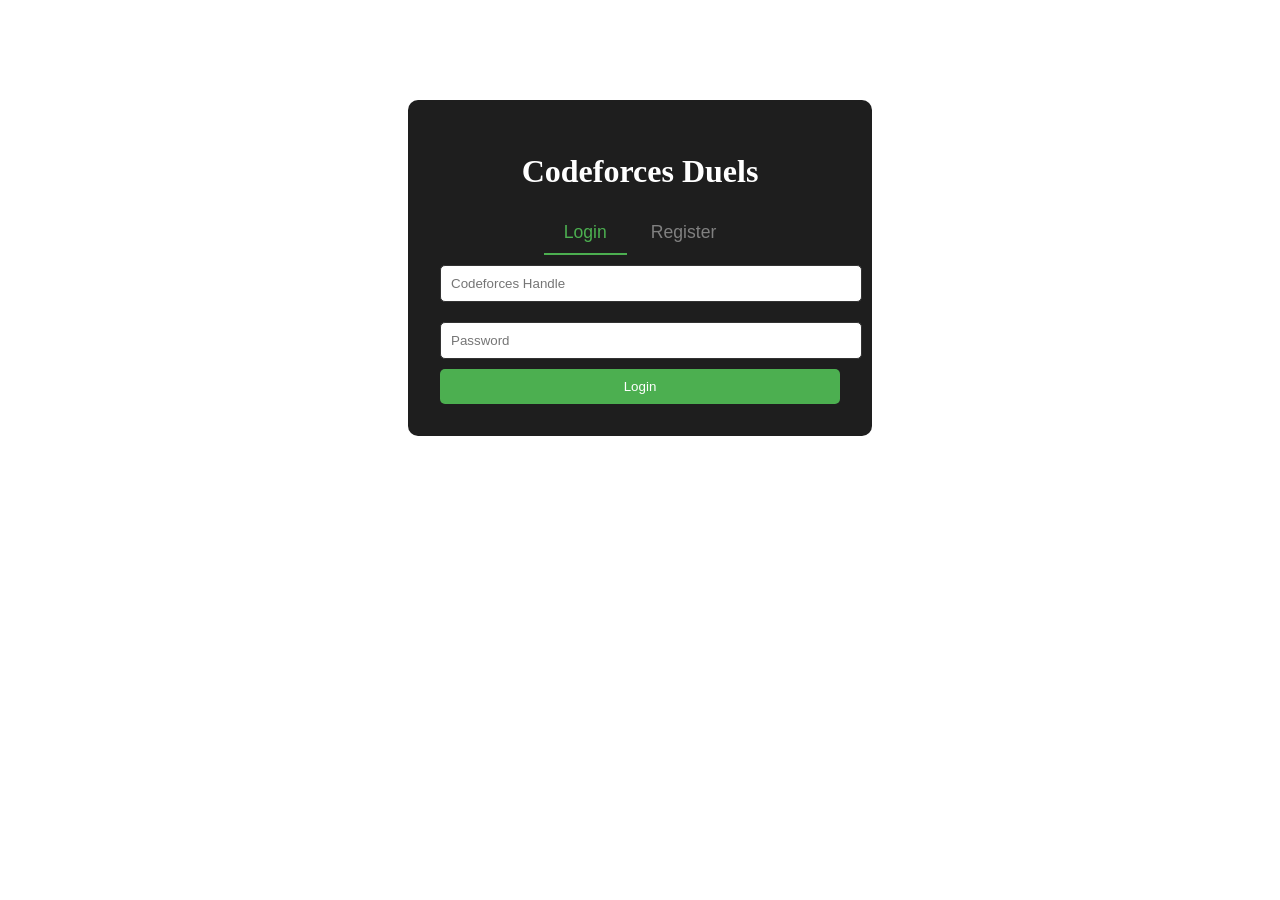
<file: index.html>
<!DOCTYPE html>
<html lang="en">
<head>
    <meta charset="UTF-8">
    <meta name="viewport" content="width=device-width, initial-scale=1.0">
    <title>CF Duels - Login</title>
 <link rel="stylesheet" href="/style.css" />
</head>
<body>
    <script>
    if (localStorage.getItem('token')) {
      window.location.href = 'dashboard.html';
    }
  </script>
    <div class="auth-container">
        <h1>Codeforces Duels</h1>
        
        <div class="auth-tabs">
            <button type="button" id="tab-login" class="active" >Login</button>
            <button type="button" id="tab-register" >Register</button>
        </div>

        <form id="auth-form">
            <input type="text" id="handle" placeholder="Codeforces Handle" required>
            <input type="password" id="password" placeholder="Password" required>
            <button type="submit" id="submit-btn">Login</button>
            <p id="error-message" style="color: red; display: none;"></p>
        </form>
    </div>

    <script type="module"src="js/auth.js"></script>
</body>
</html>
</file>
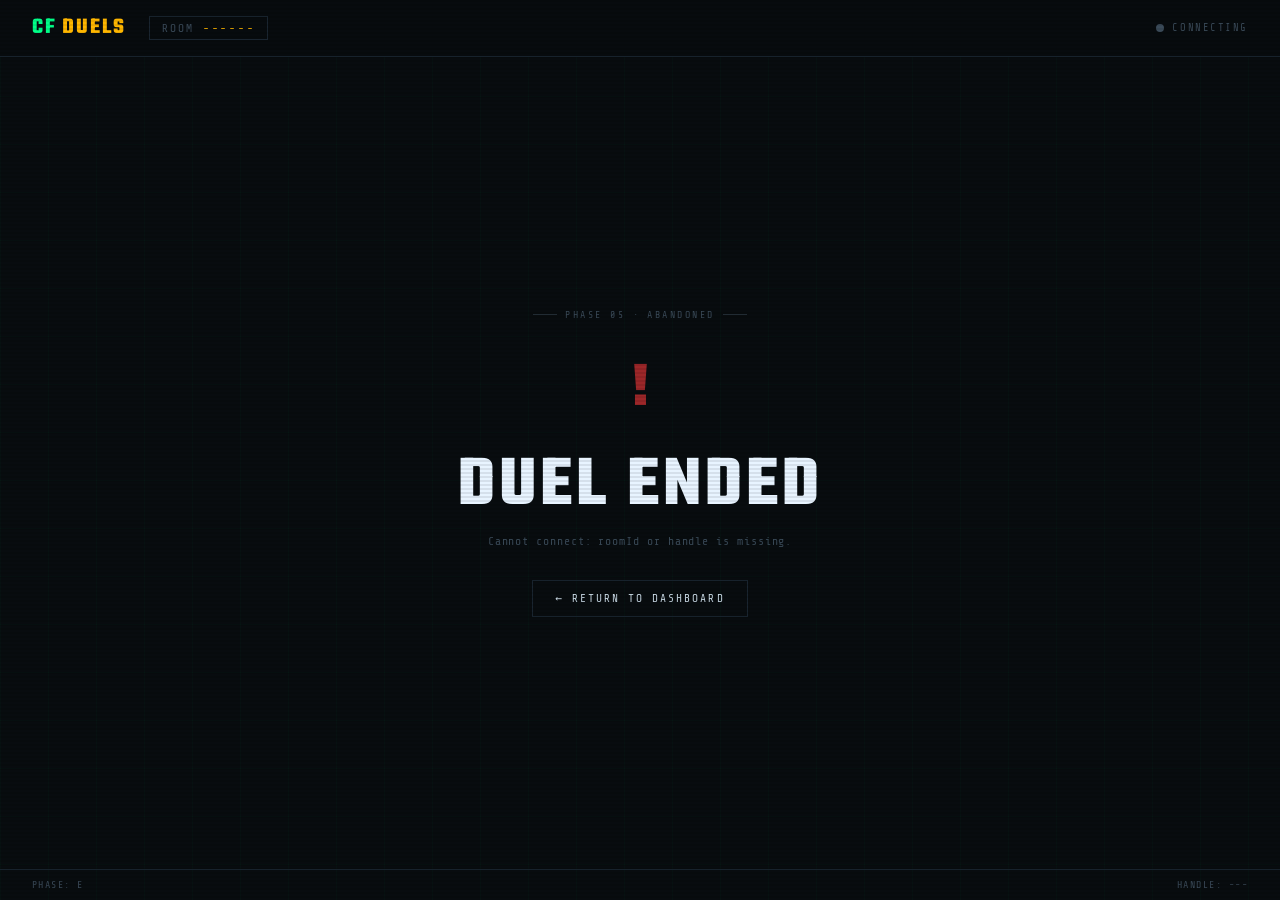
<file: arena.html>
<!DOCTYPE html>
<html lang="en">
<head>
  <meta charset="UTF-8" />
  <meta name="viewport" content="width=device-width, initial-scale=1.0" />
  <title>CF Duels · Arena</title>
 <link rel="stylesheet" href="/style.css" />
  <link rel="preconnect" href="https://fonts.googleapis.com" />
  <link rel="preconnect" href="https://fonts.gstatic.com" crossorigin />
  <link href="https://fonts.googleapis.com/css2?family=Share+Tech+Mono&family=Teko:wght@400;600;700&display=swap" rel="stylesheet" />
  <style>
    :root {
      --green:    #00ff88;
      --amber:    #ffb700;
      --red:      #ff3b3b;
      --blue:     #4fa3ff;
      --bg:       #080c0f;
      --surface:  #0d1318;
      --surface-2:#111920;
      --border:   #1a2530;
      --muted:    #3a4a58;
      --text:     #c8d8e4;
    }

    * { box-sizing: border-box; margin: 0; padding: 0; }

    body {
      background: var(--bg);
      color: var(--text);
      font-family: 'Share Tech Mono', monospace;
      min-height: 100vh;
      display: flex;
      flex-direction: column;
      overflow: hidden;
    }

    body::before {
      content: '';
      position: fixed;
      inset: 0;
      background: repeating-linear-gradient(
        0deg, transparent, transparent 2px,
        rgba(0,0,0,0.08) 2px, rgba(0,0,0,0.08) 4px
      );
      pointer-events: none;
      z-index: 999;
    }

    .grid-bg {
      position: fixed;
      inset: 0;
      background-image:
        linear-gradient(rgba(0,255,136,0.025) 1px, transparent 1px),
        linear-gradient(90deg, rgba(0,255,136,0.025) 1px, transparent 1px);
      background-size: 48px 48px;
      animation: gridDrift 20s linear infinite;
    }

    @keyframes gridDrift {
      0%   { background-position: 0 0; }
      100% { background-position: 48px 48px; }
    }

    /* ── Status Bar ───────────────────────────────────── */
    .status-bar {
      position: relative;
      z-index: 10;
      display: flex;
      align-items: center;
      justify-content: space-between;
      padding: 0.75rem 2rem;
      border-bottom: 1px solid var(--border);
      background: rgba(8,12,15,0.9);
      backdrop-filter: blur(6px);
      flex-shrink: 0;
    }

    .status-left {
      display: flex;
      align-items: center;
      gap: 1.5rem;
    }

    .logo {
      font-family: 'Teko', sans-serif;
      font-size: 1.4rem;
      font-weight: 700;
      letter-spacing: 0.08em;
      color: var(--green);
      text-transform: uppercase;
      text-decoration: none;
    }

    .logo span { color: var(--amber); }

    .room-code {
      font-size: 0.7rem;
      letter-spacing: 0.2em;
      text-transform: uppercase;
      color: var(--muted);
      border: 1px solid var(--border);
      padding: 0.3rem 0.7rem;
    }

    .room-code strong {
      color: var(--amber);
      font-weight: 400;
      letter-spacing: 0.25em;
    }

    .status-right {
      display: flex;
      align-items: center;
      gap: 0.5rem;
      font-size: 0.65rem;
      letter-spacing: 0.15em;
      text-transform: uppercase;
    }

    .conn-dot {
      width: 8px;
      height: 8px;
      border-radius: 50%;
      background: var(--muted);
      transition: background 0.3s;
    }

    .conn-dot.connected    { background: var(--green); animation: pulse 2s ease-in-out infinite; }
    .conn-dot.disconnected { background: var(--red); animation: none; }

    #conn-label { color: var(--muted); transition: color 0.3s; }
    #conn-label.connected    { color: var(--green); }
    #conn-label.disconnected { color: var(--red); }

    @keyframes pulse {
      0%, 100% { opacity: 1; }
      50%       { opacity: 0.35; }
    }

    /* ── Main Stage ───────────────────────────────────── */
    .stage {
      position: relative;
      z-index: 10;
      flex: 1;
      display: flex;
      align-items: center;
      justify-content: center;
      padding: 2rem;
    }

    /* All phases hidden by default — JS reveals one */
    [data-phase] { display: none; }
    [data-phase].active { display: flex; flex-direction: column; align-items: center; text-align: center; }

    /* ── Shared phase styles ──────────────────────────── */
    .phase-tag {
      font-size: 0.62rem;
      letter-spacing: 0.25em;
      text-transform: uppercase;
      color: var(--muted);
      margin-bottom: 1.5rem;
      display: flex;
      align-items: center;
      gap: 0.5rem;
    }

    .phase-tag::before, .phase-tag::after {
      content: '';
      width: 24px;
      height: 1px;
      background: currentColor;
      opacity: 0.5;
    }

    .phase-title {
      font-family: 'Teko', sans-serif;
      font-size: clamp(2.5rem, 6vw, 4.5rem);
      font-weight: 700;
      letter-spacing: 0.05em;
      text-transform: uppercase;
      color: #e8f4ff;
      line-height: 1;
      margin-bottom: 0.75rem;
    }

    .phase-sub {
      font-size: 0.75rem;
      letter-spacing: 0.1em;
      color: var(--muted);
      margin-bottom: 2rem;
    }

    /* ── Phase A: Waiting ─────────────────────────────── */
    .spinner {
      width: 48px;
      height: 48px;
      border: 2px solid var(--border);
      border-top-color: var(--green);
      border-radius: 50%;
      animation: spin 0.9s linear infinite;
      margin-bottom: 2rem;
    }

    @keyframes spin { to { transform: rotate(360deg); } }

    /* ── Phase B: Opponent Joined ─────────────────────── */
    .vs-block {
      display: flex;
      align-items: center;
      gap: 2rem;
      margin: 1.5rem 0 2.5rem;
    }

    .player-chip {
      background: var(--surface);
      border: 1px solid var(--border);
      padding: 1rem 1.5rem;
      min-width: 160px;
    }

    .player-chip .chip-label {
      font-size: 0.6rem;
      letter-spacing: 0.2em;
      text-transform: uppercase;
      color: var(--muted);
      margin-bottom: 0.4rem;
    }

    .player-chip .chip-handle {
      font-family: 'Teko', sans-serif;
      font-size: 1.6rem;
      font-weight: 600;
      letter-spacing: 0.04em;
      color: var(--green);
    }

    .player-chip.opponent .chip-handle { color: var(--amber); }

    .vs-label {
      font-family: 'Teko', sans-serif;
      font-size: 2rem;
      font-weight: 700;
      color: var(--muted);
    }

    /* start button (host only) */
    .btn-start {
      background: var(--green);
      color: #080c0f;
      font-family: 'Share Tech Mono', monospace;
      font-size: 0.8rem;
      letter-spacing: 0.2em;
      text-transform: uppercase;
      border: none;
      padding: 0.9rem 2.5rem;
      cursor: pointer;
      transition: opacity 0.2s, transform 0.15s;
      position: relative;
    }

    .btn-start:hover:not(:disabled) { opacity: 0.88; }
    .btn-start:active:not(:disabled) { transform: scale(0.98); }
    .btn-start:disabled { opacity: 0.35; cursor: not-allowed; }
    .btn-start.loading .btn-text { opacity: 0; }
    .btn-start.loading .btn-spin { display: block; }

    .btn-spin {
      display: none;
      position: absolute;
      inset: 0;
      margin: auto;
      width: 18px;
      height: 18px;
      border: 2px solid rgba(8,12,15,0.3);
      border-top-color: #080c0f;
      border-radius: 50%;
      animation: spin 0.7s linear infinite;
    }

    .waiting-label {
      font-size: 0.72rem;
      letter-spacing: 0.12em;
      color: var(--muted);
      margin-top: 1rem;
    }

    /* ── Phase C: Live Duel ───────────────────────────── */
    .problem-card {
      background: var(--surface);
      border: 1px solid var(--border);
      border-top: 3px solid var(--green);
      padding: 2.5rem 3rem;
      max-width: 560px;
      width: 100%;
      margin-bottom: 1.5rem;
    }

    .problem-rating {
      display: inline-block;
      font-size: 0.65rem;
      letter-spacing: 0.2em;
      text-transform: uppercase;
      color: var(--green);
      border: 1px solid var(--green);
      padding: 0.25rem 0.6rem;
      margin-bottom: 1rem;
      opacity: 0.8;
    }

    .problem-name {
      font-family: 'Teko', sans-serif;
      font-size: 2.5rem;
      font-weight: 600;
      letter-spacing: 0.04em;
      color: #e8f4ff;
      line-height: 1.1;
      margin-bottom: 0.5rem;
    }

    .problem-id {
      font-size: 0.7rem;
      letter-spacing: 0.12em;
      color: var(--muted);
      margin-bottom: 2rem;
    }

    .btn-solve {
      display: inline-flex;
      align-items: center;
      gap: 0.6rem;
      background: transparent;
      border: 1px solid var(--green);
      color: var(--green);
      font-family: 'Share Tech Mono', monospace;
      font-size: 0.75rem;
      letter-spacing: 0.18em;
      text-transform: uppercase;
      padding: 0.75rem 1.5rem;
      text-decoration: none;
      transition: background 0.2s, color 0.2s;
    }

    .btn-solve:hover {
      background: var(--green);
      color: #080c0f;
    }

    /* live elapsed timer */
    .live-timer {
      font-family: 'Teko', sans-serif;
      font-size: 1.2rem;
      letter-spacing: 0.1em;
      color: var(--muted);
    }

    .live-timer span { color: var(--amber); }

    /* ── Phase D: Results ─────────────────────────────── */
    .result-card {
      background: var(--surface);
      border: 1px solid var(--border);
      padding: 3rem;
      max-width: 480px;
      width: 100%;
      margin-bottom: 1.5rem;
    }

    .trophy { font-size: 3rem; margin-bottom: 1rem; }

    .winner-handle {
      font-family: 'Teko', sans-serif;
      font-size: 3rem;
      font-weight: 700;
      letter-spacing: 0.05em;
      text-transform: uppercase;
      color: var(--green);
      margin-bottom: 0.5rem;
    }

    .result-meta {
      font-size: 0.7rem;
      letter-spacing: 0.12em;
      color: var(--muted);
      margin-bottom: 2rem;
    }

    .btn-home {
      display: inline-flex;
      align-items: center;
      gap: 0.5rem;
      border: 1px solid var(--border);
      color: var(--text);
      font-family: 'Share Tech Mono', monospace;
      font-size: 0.7rem;
      letter-spacing: 0.18em;
      text-transform: uppercase;
      padding: 0.7rem 1.4rem;
      text-decoration: none;
      transition: border-color 0.2s, color 0.2s;
    }

    .btn-home:hover {
      border-color: var(--text);
      color: #e8f4ff;
    }

    /* ── Phase E: Abandoned ───────────────────────────── */
    .abandon-icon {
      font-family: 'Teko', sans-serif;
      font-size: 4rem;
      font-weight: 700;
      color: var(--red);
      opacity: 0.6;
      margin-bottom: 1rem;
    }

    #abandon-reason {
      font-size: 0.72rem;
      letter-spacing: 0.08em;
      color: var(--muted);
      margin-bottom: 2rem;
      max-width: 360px;
    }

    /* ── Phase transitions ────────────────────────────── */
    @keyframes phaseIn {
      from { opacity: 0; transform: translateY(10px); }
      to   { opacity: 1; transform: translateY(0); }
    }

    [data-phase].active {
      animation: phaseIn 0.35s ease forwards;
    }

    /* ── Bottom strip ─────────────────────────────────── */
    .bottom-strip {
      position: relative;
      z-index: 10;
      display: flex;
      justify-content: space-between;
      align-items: center;
      padding: 0.6rem 2rem;
      border-top: 1px solid var(--border);
      font-size: 0.62rem;
      letter-spacing: 0.15em;
      text-transform: uppercase;
      color: var(--muted);
      flex-shrink: 0;
    }
  </style>
</head>
<body>

  <div class="grid-bg"></div>

  <!-- ── Status Bar ──────────────────────────────────────── -->
  <header class="status-bar">
    <div class="status-left">
      <a href="index.html" class="logo">CF <span>DUELS</span></a>
      <div class="room-code">
        ROOM&nbsp;<strong id="room-code-display">------</strong>
      </div>
    </div>
    <div class="status-right">
      <div class="conn-dot" id="conn-dot"></div>
      <span id="conn-label">Connecting</span>
    </div>
  </header>

  <!-- ── Main Stage ──────────────────────────────────────── -->
  <main class="stage">

    <!-- Phase A: Waiting for opponent -->
    <div data-phase="A">
      <div class="phase-tag">Phase 01 · Lobby</div>
      <div class="spinner"></div>
      <h2 class="phase-title">Waiting for<br/>Opponent</h2>
      <p class="phase-sub">Share your room code to invite a challenger.</p>
    </div>

    <!-- Phase B: Opponent joined — ready to start -->
    <div data-phase="B">
      <div class="phase-tag">Phase 02 · Ready</div>
      <h2 class="phase-title">Opponent<br/>Connected</h2>

      <div class="vs-block">
        <div class="player-chip">
          <div class="chip-label">You</div>
          <div class="chip-handle" id="b-my-handle">---</div>
        </div>
        <div class="vs-label">VS</div>
        <div class="player-chip opponent">
          <div class="chip-label">Opponent</div>
          <div class="chip-handle" id="b-opp-handle">---</div>
        </div>
      </div>

      <!-- Host sees start button; joiner sees waiting label -->
      <div id="host-controls" style="display:none;">
        <button id="start-btn" class="btn-start">
          <span class="btn-text">Start Duel →</span>
          <span class="btn-spin"></span>
        </button>
      </div>
      <div id="joiner-waiting" style="display:none;">
        <p class="waiting-label">⌛ Waiting for host to start the duel...</p>
      </div>
    </div>

    <!-- Phase C: Duel live -->
    <div data-phase="C">
      <div class="phase-tag">Phase 03 · Live</div>

      <div class="problem-card">
        <div class="problem-rating" id="c-rating">Rating: ---</div>
        <div class="problem-name" id="c-name">Loading Problem...</div>
        <div class="problem-id"  id="c-id">---</div>
        <a id="c-cf-link" href="#" target="_blank" rel="noopener" class="btn-solve">
          Solve on Codeforces ↗
        </a>

        <button id="offer-draw-btn" background-color: #2196F3; color: white; padding: 10px 20px; border-radius: 5px; cursor: pointer;">
    🤝 Offer Draw
</button>

<div id="draw-offer-panel" style="display: none; background: #333; padding: 15px; margin-top: 15px; border-radius: 8px; border: 2px solid #2196F3;">
    <p><strong><span id="draw-challenger">Opponent</span></strong> has offered a draw. Do you accept?</p>
    <button id="accept-draw-btn" style="background-color: #4CAF50; color: white; padding: 5px 15px;">Accept</button>
    <button id="decline-draw-btn" style="background-color: #f44336; color: white; padding: 5px 15px;">Decline</button>
</div>
      </div>

      <div class="live-timer">Elapsed: <span id="c-timer">00:00</span></div>
    </div>

    <!-- Phase D: Results -->
    <div data-phase="D">
      <div class="phase-tag">Phase 04 · Result</div>
      <div class="trophy">🏆</div>
      <div class="winner-handle" id="d-winner">---</div>
      <div class="result-meta" id="d-meta">solved the problem</div>
      <a href="index.html" class="btn-home">← Return to Dashboard</a>
    </div>

    <!-- Phase E: Abandoned / Error -->
    <div data-phase="E">
      <div class="phase-tag">Phase 05 · Abandoned</div>
      <div class="abandon-icon">!</div>
      <h2 class="phase-title">Duel Ended</h2>
      <p id="abandon-reason">The connection was lost or the room was closed.</p>
      <a href="index.html" class="btn-home">← Return to Dashboard</a>
    </div>

  </main>

  <!-- ── Bottom strip ────────────────────────────────────── -->
  <footer class="bottom-strip">
    <span id="footer-phase">Phase: Initialising</span>
    <span id="footer-handle">Handle: ---</span>
  </footer>

  <!-- Socket.IO client (CDN — swap for your bundled version if needed) -->
  <script src="https://cdn.socket.io/4.7.2/socket.io.min.js"></script>

  <script type="module">
    import { initSocket } from '/js/socket.js';
    import { getRoom } from '/js/api.js';
    import { offerdraw } from '/js/socket.js';
    import {
   emitAcceptDraw,
  emitDeclineDraw
} from '/js/socket.js';
    // ── 1. Parse URL & session ────────────────────────────
    const params   = new URLSearchParams(location.search);
    const roomId   = params.get('roomId');
    const roomCode = params.get('code');
    const handle   = localStorage.getItem('cf_handle');
    const isHost   = localStorage.getItem('cf_is_host') === 'true';
    const rating   = Number(localStorage.getItem('cf_rating')) || 1200;



    // Guard: if essential session data is missing, bail out
    if (!roomId || !handle) {
      showPhase('E', 'Session data missing. Please rejoin from the dashboard.');
      // Still render static info if available
    }

    // ── 2. Static UI setup ───────────────────────────────
    document.getElementById('room-code-display').textContent = roomCode || '------';
    document.getElementById('footer-handle').textContent     = `Handle: ${handle || '---'}`;

    // ── 3. Phase switcher ────────────────────────────────
    function showPhase(phase, reason) {
      document.querySelectorAll('[data-phase]').forEach(el => {
        el.classList.toggle('active', el.dataset.phase === phase);
      });
      document.getElementById('footer-phase').textContent = `Phase: ${phase}`;

      if (phase === 'E' && reason) {
        document.getElementById('abandon-reason').textContent = reason;
      }
    }

    // Start in Phase A
    showPhase('A');

    // ── 4. Connection status helpers ─────────────────────
    function setConnStatus(state) {
      // state: 'connecting' | 'connected' | 'disconnected'
      const dot   = document.getElementById('conn-dot');
      const label = document.getElementById('conn-label');
      dot.className   = `conn-dot ${state}`;
      label.className = state;
      const labels = { connecting: 'Connecting', connected: 'Live', disconnected: 'Offline' };
      label.textContent = labels[state] ?? state;
    }

    // ── 5. Opponent tracking ─────────────────────────────
    let opponentHandle = null;

    // ── 6. Phase B setup ─────────────────────────────────
    function enterPhaseB(opponent) {
      opponentHandle = opponent;
      document.getElementById('b-my-handle').textContent  = handle;
      document.getElementById('b-opp-handle').textContent = opponent;

      if (isHost) {
        document.getElementById('host-controls').style.display  = 'block';
        document.getElementById('joiner-waiting').style.display = 'none';
      } else {
        document.getElementById('host-controls').style.display  = 'none';
        document.getElementById('joiner-waiting').style.display = 'block';
      }

      showPhase('B');
    }

    // ── 7. Phase C setup ─────────────────────────────────
    let timerInterval = null;

    function enterPhaseC(problem) {
      // problem: { name, contest_id, index, rating? }
      const cfId   = `${problem.contest_id}${problem.index}`;
      const cfLink = `https://codeforces.com/problemset/problem/${problem.contest_id}/${problem.index}`;

      document.getElementById('c-name').textContent    = problem.name;
      document.getElementById('c-id').textContent      = cfId;
      document.getElementById('c-rating').textContent  = `Rating: ${problem.rating ?? rating}`;
      document.getElementById('c-cf-link').href        = cfLink;

      showPhase('C');

      // Elapsed timer
      const startMs = Date.now();
      clearInterval(timerInterval);
      timerInterval = setInterval(() => {
        const elapsed = Math.floor((Date.now() - startMs) / 1000);
        const mm = String(Math.floor(elapsed / 60)).padStart(2, '0');
        const ss = String(elapsed % 60).padStart(2, '0');
        document.getElementById('c-timer').textContent = `${mm}:${ss}`;
      }, 1000);


      // 1. You click "Offer Draw"
document.getElementById('offer-draw-btn').addEventListener('click', () => {
    // Disable the button so you can't spam them with offers
    document.getElementById('offer-draw-btn').disabled = true; 
    document.getElementById('offer-draw-btn').innerText = "Offer Sent...";

    offerdraw(roomId, handle);
});

// 2. You RECEIVE a draw offer from the opponent

// 3. You Accept or Decline the offer
document.getElementById('accept-draw-btn').addEventListener('click', () => {

  console.log('trying to accept draw');
    document.getElementById('draw-offer-panel').style.display = 'none';

    emitAcceptDraw({
        roomId,
        player1: handle,
        player2: opponentHandle,
        problem: problem,
        startTimeMs: startMs
    });
});

document.getElementById('decline-draw-btn').addEventListener('click', () => {
    document.getElementById('draw-offer-panel').style.display = 'none';

    emitDeclineDraw({
        roomId,
        sender: handle
    });
});


    }

    // ── 8. Phase D setup ─────────────────────────────────
    function enterPhaseD({ winner, message, problemId }) {
      clearInterval(timerInterval);
      document.getElementById('d-winner').textContent = winner;
      document.getElementById('d-meta').textContent   = message || `solved ${problemId}`;
      showPhase('D');
    }

    // ── 9. Rehydrate state on load/refresh ───────────────
    // Catches the case where the user refreshes mid-duel
// ── 9. Rehydrate state on load/refresh ───────────────
    async function rehydrate() {
      try {
        const room = await getRoom(roomCode); 

        if (room.status === 'ACTIVE' && room.problem) {
          enterPhaseC(room.problem);
        } else if (room.status === 'FINISHED' && room.winner) {
          enterPhaseD({ winner: room.winner, message: 'solved the problem', problemId: '' });
        } else if (room.participants && room.participants.length === 2) {
          // NEW: If room has 2 people, find the opponent and jump to Phase B
          const opponent = room.participants.find(p => p.handle !== handle);
          if (opponent) {
            enterPhaseB(opponent.handle);
          }
        }
      } catch (e) {
        console.warn("Rehydrate failed, relying on sockets:", e.message);
      }
    }

    await rehydrate();

    // ── 10. Init socket ──────────────────────────────────
    const { emitStartDuel } = initSocket({
      roomId,
      handle,

      onConnect() {
        setConnStatus('connected');
      },

      onDisconnect(reason) {
        setConnStatus('disconnected');
        // Only switch to Phase E if not already in results
        const activePhase = document.querySelector('[data-phase].active')?.dataset.phase;
        if (activePhase !== 'D') {
          showPhase('E', `Connection lost: ${reason}`);
        }
      },

      onOpponentJoined(opponent) {
        // room_update fires; fetch room to get both handles
        enterPhaseB(opponent);
      },

      onDuelStarted(data) {
        enterPhaseC(data.problem);
      },

      onDuelEnded(data) {
        enterPhaseD(data);
      },

      onError(msg) {
        showPhase('E', msg);
      },
        onDrawOffered(data) {
        document.getElementById('draw-challenger').innerText = data.sender;
        document.getElementById('draw-offer-panel').style.display = 'block';
    },

    onDrawDeclined(data) {
        const drawBtn = document.getElementById('offer-draw-btn');
        drawBtn.disabled = false;
        drawBtn.innerText = '🤝 Offer Draw';
    }
    });

    // ── 11. Start button (host only) ─────────────────────
    document.getElementById('start-btn')?.addEventListener('click', () => {
      if (!opponentHandle) return;

      const btn = document.getElementById('start-btn');
      btn.classList.add('loading');
      btn.disabled = true;

      emitStartDuel({
        roomId,
        handle1:      handle,
        handle2:      opponentHandle,
        targetRating: rating,
      });
    });

  </script>

</body>
</html>
</file>
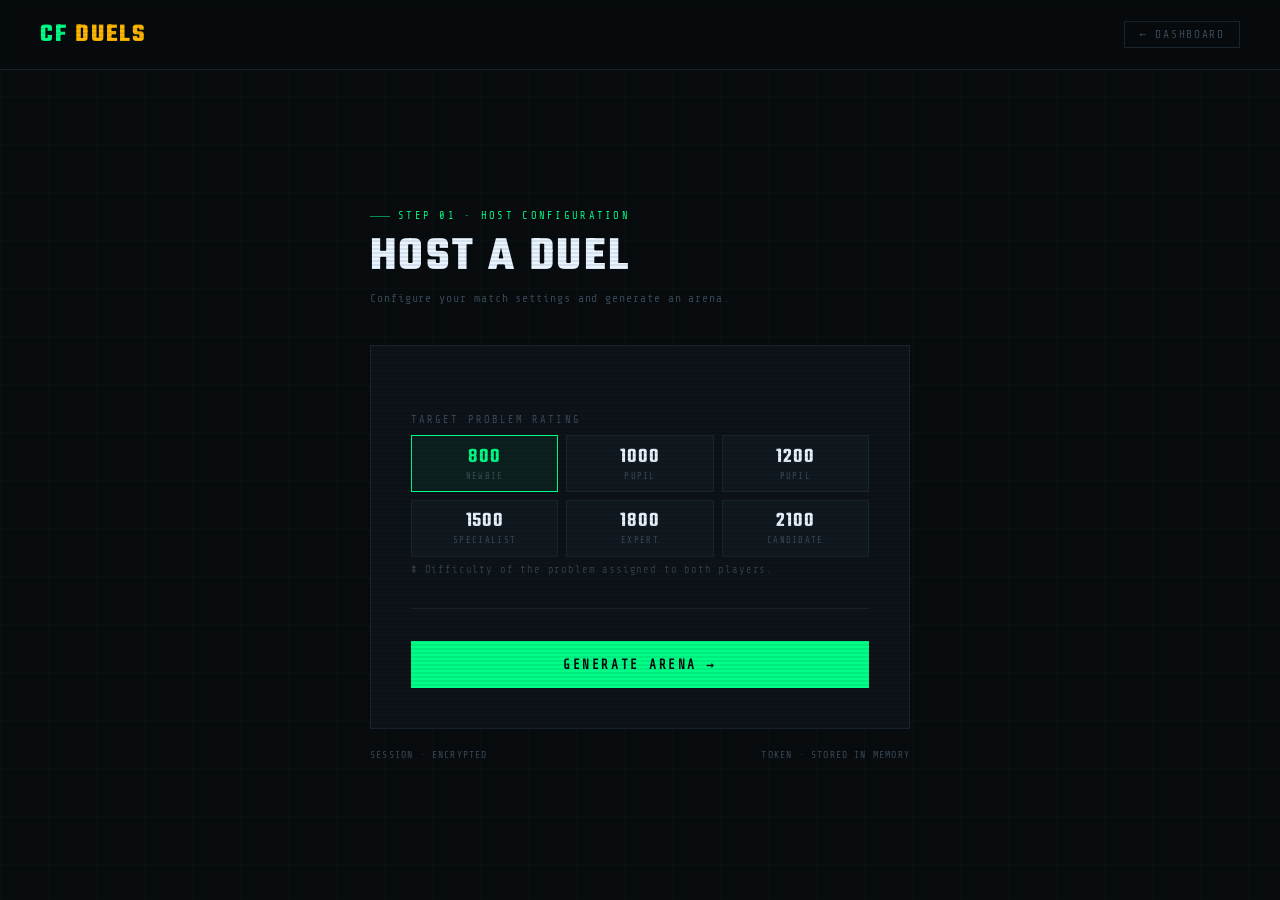
<file: create.html>
<!DOCTYPE html>
<html lang="en">
<head>
  <meta charset="UTF-8" />
  <meta name="viewport" content="width=device-width, initial-scale=1.0" />
  <title>CF Duels · Host a Duel</title>
  <link rel="stylesheet" href="/style.css" />
  <link rel="preconnect" href="https://fonts.googleapis.com" />
  <link rel="preconnect" href="https://fonts.gstatic.com" crossorigin />
  <link href="https://fonts.googleapis.com/css2?family=Share+Tech+Mono&family=Teko:wght@400;600;700&display=swap" rel="stylesheet" />
  <style>
    :root {
      --green: #00ff88;
      --amber: #ffb700;
      --red: #ff3b3b;
      --bg: #080c0f;
      --surface: #0d1318;
      --surface-2: #111920;
      --border: #1a2530;
      --border-focus: #00ff8866;
      --muted: #3a4a58;
      --text: #c8d8e4;
    }

    * { box-sizing: border-box; margin: 0; padding: 0; }

    body {
      background: var(--bg);
      color: var(--text);
      font-family: 'Share Tech Mono', monospace;
      min-height: 100vh;
      display: flex;
      flex-direction: column;
    }

    body::before {
      content: '';
      position: fixed;
      inset: 0;
      background: repeating-linear-gradient(
        0deg,
        transparent,
        transparent 2px,
        rgba(0,0,0,0.08) 2px,
        rgba(0,0,0,0.08) 4px
      );
      pointer-events: none;
      z-index: 999;
    }

    .grid-bg {
      position: fixed;
      inset: 0;
      background-image:
        linear-gradient(rgba(0,255,136,0.03) 1px, transparent 1px),
        linear-gradient(90deg, rgba(0,255,136,0.03) 1px, transparent 1px);
      background-size: 48px 48px;
      animation: gridDrift 20s linear infinite;
    }

    @keyframes gridDrift {
      0%   { background-position: 0 0; }
      100% { background-position: 48px 48px; }
    }

    .font-display { font-family: 'Teko', sans-serif; }

    /* ── Navbar ── */
    nav {
      position: relative;
      z-index: 10;
      display: flex;
      align-items: center;
      justify-content: space-between;
      padding: 1rem 2.5rem;
      border-bottom: 1px solid var(--border);
      background: rgba(8,12,15,0.85);
      backdrop-filter: blur(6px);
    }

    .logo {
      font-family: 'Teko', sans-serif;
      font-size: 1.6rem;
      font-weight: 700;
      letter-spacing: 0.08em;
      color: var(--green);
      text-transform: uppercase;
      text-decoration: none;
    }

    .logo span { color: var(--amber); }

    .back-btn {
      display: inline-flex;
      align-items: center;
      gap: 0.4rem;
      font-size: 0.7rem;
      letter-spacing: 0.15em;
      text-transform: uppercase;
      color: var(--muted);
      border: 1px solid var(--border);
      padding: 0.4rem 0.9rem;
      text-decoration: none;
      transition: color 0.2s, border-color 0.2s;
    }

    .back-btn:hover {
      color: var(--text);
      border-color: var(--muted);
    }

    /* ── Page layout ── */
    .page {
      position: relative;
      z-index: 10;
      flex: 1;
      display: flex;
      align-items: center;
      justify-content: center;
      padding: 3rem 1.5rem;
    }

    .panel {
      width: 100%;
      max-width: 540px;
    }

    /* ── Panel header ── */
    .panel-header {
      margin-bottom: 2.5rem;
      opacity: 0;
      transform: translateY(12px);
      animation: fadeUp 0.4s ease 0.05s forwards;
    }

    .panel-tag {
      font-size: 0.65rem;
      letter-spacing: 0.22em;
      text-transform: uppercase;
      color: var(--green);
      margin-bottom: 0.75rem;
      display: flex;
      align-items: center;
      gap: 0.5rem;
    }

    .panel-tag::before {
      content: '';
      width: 20px;
      height: 1px;
      background: var(--green);
      opacity: 0.6;
    }

    .panel-title {
      font-family: 'Teko', sans-serif;
      font-size: 3rem;
      font-weight: 700;
      letter-spacing: 0.05em;
      text-transform: uppercase;
      color: #e8f4ff;
      line-height: 1;
    }

    .panel-sub {
      margin-top: 0.6rem;
      font-size: 0.72rem;
      letter-spacing: 0.08em;
      color: var(--muted);
    }

    /* ── Form card ── */
    .form-card {
      background: var(--surface);
      border: 1px solid var(--border);
      padding: 2.5rem;
      opacity: 0;
      transform: translateY(12px);
      animation: fadeUp 0.4s ease 0.15s forwards;
    }

    @keyframes fadeUp {
      to { opacity: 1; transform: translateY(0); }
    }

    /* ── Field groups ── */
    .field-group {
      margin-bottom: 1.75rem;
    }

    .field-label {
      display: block;
      font-size: 0.65rem;
      letter-spacing: 0.2em;
      text-transform: uppercase;
      color: var(--muted);
      margin-bottom: 0.6rem;
    }

    .field-hint {
      font-size: 0.65rem;
      letter-spacing: 0.08em;
      color: var(--muted);
      margin-top: 0.45rem;
      opacity: 0.8;
    }

    /* ── Text input ── */
    .field-input {
      width: 100%;
      background: var(--surface-2);
      border: 1px solid var(--border);
      color: var(--text);
      font-family: 'Share Tech Mono', monospace;
      font-size: 0.9rem;
      letter-spacing: 0.06em;
      padding: 0.75rem 1rem;
      outline: none;
      transition: border-color 0.2s, box-shadow 0.2s;
      appearance: none;
      -webkit-appearance: none;
    }

    .field-input::placeholder {
      color: var(--muted);
      opacity: 0.6;
    }

    .field-input:focus {
      border-color: var(--green);
      box-shadow: 0 0 0 3px var(--border-focus);
    }

    .field-input.error {
      border-color: var(--red);
      box-shadow: 0 0 0 3px rgba(255,59,59,0.15);
    }

    /* inline error message */
    .field-error {
      font-size: 0.65rem;
      letter-spacing: 0.08em;
      color: var(--red);
      margin-top: 0.45rem;
      display: none;
    }

    .field-error.visible { display: block; }

    /* ── Rating select ── */
    .rating-grid {
      display: grid;
      grid-template-columns: repeat(3, 1fr);
      gap: 0.5rem;
    }

    .rating-opt {
      display: none; /* hide native radio */
    }

    .rating-label {
      display: flex;
      flex-direction: column;
      align-items: center;
      justify-content: center;
      gap: 0.2rem;
      background: var(--surface-2);
      border: 1px solid var(--border);
      padding: 0.65rem 0.5rem;
      cursor: pointer;
      transition: border-color 0.15s, background 0.15s;
      user-select: none;
    }

    .rating-label:hover {
      border-color: var(--muted);
    }

    .rating-opt:checked + .rating-label {
      border-color: var(--green);
      background: rgba(0,255,136,0.06);
    }

    .rating-value {
      font-family: 'Teko', sans-serif;
      font-size: 1.3rem;
      font-weight: 600;
      letter-spacing: 0.04em;
      color: #e8f4ff;
      line-height: 1;
    }

    .rating-opt:checked + .rating-label .rating-value {
      color: var(--green);
    }

    .rating-tier {
      font-size: 0.55rem;
      letter-spacing: 0.15em;
      text-transform: uppercase;
      color: var(--muted);
    }

    /* ── Divider ── */
    .divider {
      height: 1px;
      background: var(--border);
      margin: 2rem 0;
    }

    /* ── Submit button ── */
    .btn-submit {
      width: 100%;
      background: var(--green);
      color: #080c0f;
      font-family: 'Share Tech Mono', monospace;
      font-size: 0.8rem;
      font-weight: 700;
      letter-spacing: 0.2em;
      text-transform: uppercase;
      border: none;
      padding: 1rem;
      cursor: pointer;
      position: relative;
      overflow: hidden;
      transition: opacity 0.2s, transform 0.15s;
      display: flex;
      align-items: center;
      justify-content: center;
      gap: 0.6rem;
    }

    .btn-submit:hover:not(:disabled) {
      opacity: 0.88;
    }

    .btn-submit:active:not(:disabled) {
      transform: scale(0.99);
    }

    .btn-submit:disabled {
      opacity: 0.4;
      cursor: not-allowed;
    }

    /* loading state */
    .btn-submit.loading .btn-text { opacity: 0; }
    .btn-submit.loading .btn-spinner { display: block; }

    .btn-spinner {
      display: none;
      position: absolute;
      width: 18px;
      height: 18px;
      border: 2px solid rgba(8,12,15,0.3);
      border-top-color: #080c0f;
      border-radius: 50%;
      animation: spin 0.7s linear infinite;
    }

    @keyframes spin {
      to { transform: rotate(360deg); }
    }

    /* ── Error banner ── */
    .error-banner {
      margin-top: 1rem;
      padding: 0.75rem 1rem;
      background: rgba(255,59,59,0.08);
      border: 1px solid rgba(255,59,59,0.3);
      font-size: 0.7rem;
      letter-spacing: 0.08em;
      color: var(--red);
      display: none;
    }

    .error-banner.visible { display: block; }

    /* ── Info strip below card ── */
    .info-strip {
      margin-top: 1.25rem;
      display: flex;
      justify-content: space-between;
      font-size: 0.62rem;
      letter-spacing: 0.12em;
      text-transform: uppercase;
      color: var(--muted);
      opacity: 0;
      animation: fadeUp 0.4s ease 0.3s forwards;
    }
  </style>
</head>
<body>



  <div class="grid-bg"></div>

  <!-- Navbar -->
  <nav>
    <a href="index.html" class="logo">CF <span>DUELS</span></a>
    <a href="index.html" class="back-btn">← Dashboard</a>
  </nav>

  <!-- Page -->
  <main class="page">
    <div class="panel">

      <!-- Header -->
      <div class="panel-header">
        <div class="panel-tag">Step 01 · Host Configuration</div>
        <h1 class="panel-title">Host a Duel</h1>
        <p class="panel-sub">Configure your match settings and generate an arena.</p>
      </div>

      <!-- Form card -->
      <div class="form-card">
        <form id="create-form" novalidate>

          <!-- Handle -->
          <div class="field-group">
            <p id="handle_display" class="field-label"> </p>           
          </div>

          <!-- Target Rating -->
          <div class="field-group">
            <label class="field-label">Target Problem Rating</label>
            <div class="rating-grid">

              <input type="radio" name="rating" id="r800"  value="800"  class="rating-opt" checked />
              <label for="r800" class="rating-label">
                <span class="rating-value">800</span>
                <span class="rating-tier">Newbie</span>
              </label>

              <input type="radio" name="rating" id="r1000" value="1000" class="rating-opt" />
              <label for="r1000" class="rating-label">
                <span class="rating-value">1000</span>
                <span class="rating-tier">Pupil</span>
              </label>

              <input type="radio" name="rating" id="r1200" value="1200" class="rating-opt" />
              <label for="r1200" class="rating-label">
                <span class="rating-value">1200</span>
                <span class="rating-tier">Pupil</span>
              </label>

              <input type="radio" name="rating" id="r1500" value="1500" class="rating-opt" />
              <label for="r1500" class="rating-label">
                <span class="rating-value">1500</span>
                <span class="rating-tier">Specialist</span>
              </label>

              <input type="radio" name="rating" id="r1800" value="1800" class="rating-opt" />
              <label for="r1800" class="rating-label">
                <span class="rating-value">1800</span>
                <span class="rating-tier">Expert</span>
              </label>

              <input type="radio" name="rating" id="r2100" value="2100" class="rating-opt" />
              <label for="r2100" class="rating-label">
                <span class="rating-value">2100</span>
                <span class="rating-tier">Candidate</span>
              </label>

            </div>
            <div class="field-hint"># Difficulty of the problem assigned to both players.</div>
          </div>

          <div class="divider"></div>

          <!-- Submit -->
          <button type="submit" id="submit-btn" class="btn-submit">
            <span class="btn-text">Generate Arena →</span>
            <span class="btn-spinner"></span>
          </button>

          <!-- API error banner -->
          <div id="error-banner" class="error-banner"></div>

        </form>
      </div>

      <!-- Info strip -->
      <div class="info-strip">
        <span>Session · Encrypted</span>
        <span>Token · Stored in Memory</span>
      </div>

    </div>
  </main>

  <script type="module">
    import { createRoom } from '/js/api.js';

    const form      = document.getElementById('create-form');
    const handleEl  = localStorage.getItem('handle');
    const handleErr = document.getElementById('handle-error');
    const submitBtn = document.getElementById('submit-btn');
    const errBanner = document.getElementById('error-banner');

    const handle_display=document.getElementById('handle_display');


    const aa= await localStorage.getItem('handle');
    handle_display.textContent=aa;

    // ── Helpers ────────────────────────────────────────────────
    const setLoading = (on) => {
      submitBtn.classList.toggle('loading', on);
      submitBtn.disabled = on;
    };

    const showBanner = (msg) => {
      errBanner.textContent = msg;
      errBanner.classList.add('visible');
    };

    const hideBanner = () => {
      errBanner.textContent = '';
      errBanner.classList.remove('visible');
    };

    const validateHandle = (val) => {
      // CF handles: 3–24 chars, letters/digits/hyphens/underscores
      return /^[a-zA-Z0-9_\-]{3,24}$/.test(val.trim());
    };

    // Live validation: clear error once user fixes it


    // ── Submit ──────────────────────────────────────────────────
    form.addEventListener('submit', async (e) => {
      e.preventDefault();
      hideBanner();

      console.log(handleEl);
      const handle = handleEl.trim();
      console.log(handle);
      const rating = Number(form.querySelector('input[name="rating"]:checked').value);

      // Client-side validation
      if (!validateHandle(handle)) {
        handleEl.classList.add('error');
        handleErr.classList.add('visible');
        handleEl.focus();
        return;
      }

      setLoading(true);

      try {
        // POST /api/rooms/create → { roomId, roomCode, token }
        const { roomId, roomCode } = await createRoom({ handle, rating }); // token stored inside createRoom()

        // Store token securely in localStorage (never in URL)
        
        localStorage.setItem('cf_handle', handle);
        localStorage.setItem('cf_is_host', 'true');
        localStorage.setItem('cf_rating', String(rating));

        // Redirect — NO host=true flag, server owns that
        window.location.href = `/arena.html?roomId=${roomId}&code=${roomCode}`;

      } catch (err) {
        showBanner(err.message || 'Failed to create room. Please try again.');
        setLoading(false);
      }
    });
  </script>

</body>
</html>
</file>
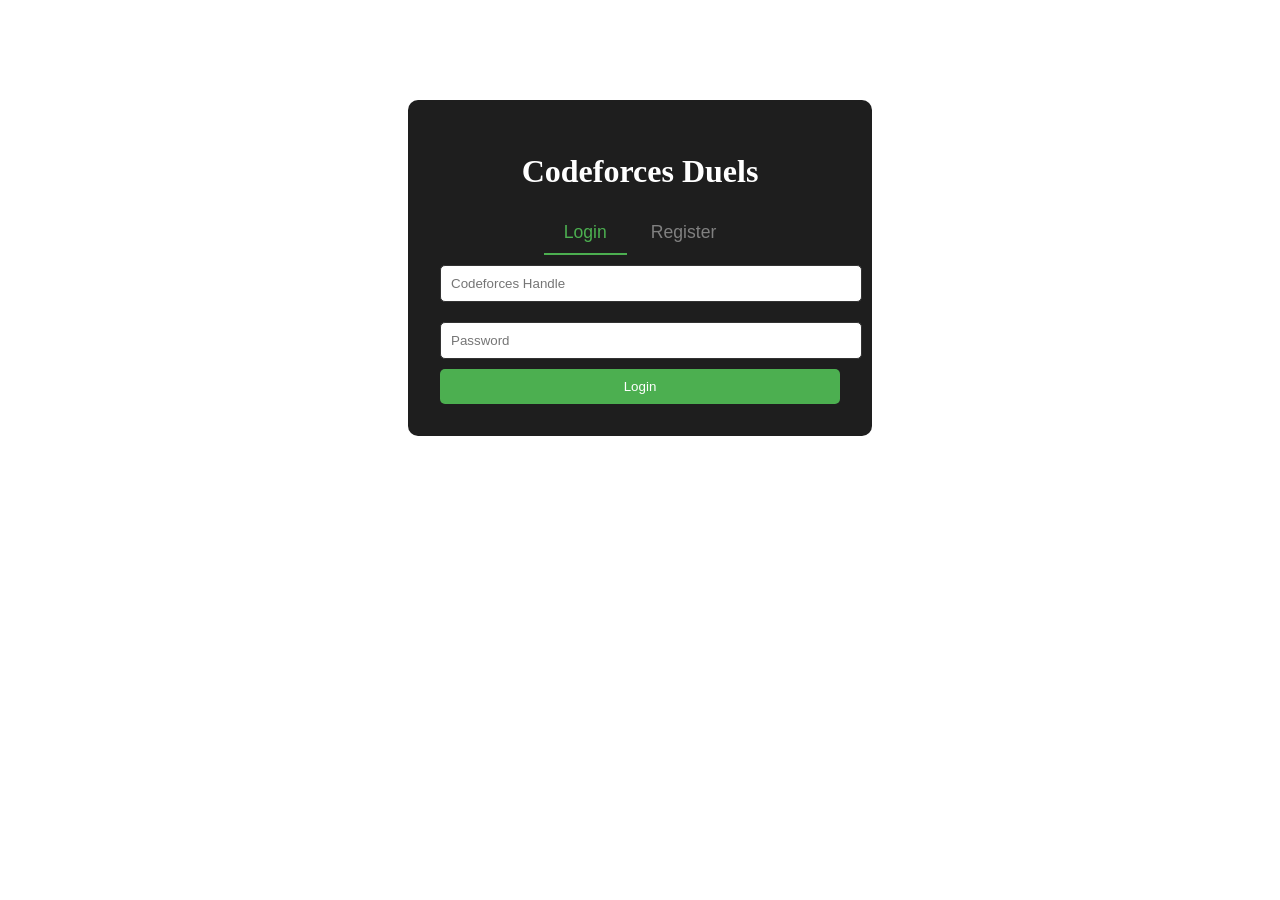
<file: dashboard.html>
<!DOCTYPE html>
<html lang="en">
<head>
    <meta charset="UTF-8">
    <meta name="viewport" content="width=device-width, initial-scale=1.0">
    <title>CF Duels - Dashboard</title>
    <link rel="stylesheet" href="/style.css" />
</head>
<body>
    <div class="dashboard-header">
        <h2>Welcome, <span id="user-handle"></span></h2>
        <button id="logout-btn">Logout</button>
    </div>

    <div class="stats-container">
        <div class="stat-box">
            <h3>Total Matches</h3>
            <p id="total-matches">--</p>
        </div>
        <div class="stat-box">
            <h3>Total Wins</h3>
            <p id="total-wins">--</p>
        </div>
        <div class="stat-box">
            <h3>Rating</h3>
            <p id="current-rating">--</p>
        </div>
    </div>

    <div class="matchmaking-container">
        <!-- FIX: was missing the closing `>` after the id attribute,
             breaking the entire DOM from this point downward -->
        <button id="create-room-btn">Host a Duel</button>
        <input type="text" id="room-code-input" placeholder="Room Code">
        <button id="join-room-btn">Join Duel</button>
    </div>

    <div class="history-container">
        <h3>Match History</h3>
        <ul id="history-list"></ul>
    </div>

    <!-- FIX: type="module" is required so ES module imports in dashboard.js work -->
    <script type="module" src="js/dashboard.js"></script>
</body>
</html>
</file>
<file: style.css>
/* Auth Container */
.auth-container {
    max-width: 400px;
    margin: 100px auto;
    padding: 2rem;
    background: #1e1e1e;
    border-radius: 10px;
    color: white;
    text-align: center;
}

.auth-tabs button {
    background: transparent;
    border: none;
    color: gray;
    padding: 10px 20px;
    cursor: pointer;
    font-size: 1.1rem;
}

.auth-tabs button.active {
    color: #4CAF50;
    border-bottom: 2px solid #4CAF50;
}

#auth-form input {
    width: 100%;
    padding: 10px;
    margin: 10px 0;
    border-radius: 5px;
    border: 1px solid #333;
}

#auth-form button {
    width: 100%;
    padding: 10px;
    background: #4CAF50;
    color: white;
    border: none;
    border-radius: 5px;
    cursor: pointer;
}

/* History List Items */
.history-item {
    display: flex;
    justify-content: space-between;
    align-items: center;
    background: #2a2a2a;
    padding: 15px;
    margin-bottom: 10px;
    border-radius: 8px;
    border-left: 5px solid gray;
}

.history-item.victory {
    border-left-color: #4CAF50;
}

.history-item.defeat {
    border-left-color: #f44336;
}

.match-outcome.victory { color: #4CAF50; font-weight: bold; }
.match-outcome.defeat { color: #f44336; font-weight: bold; }
</file>
